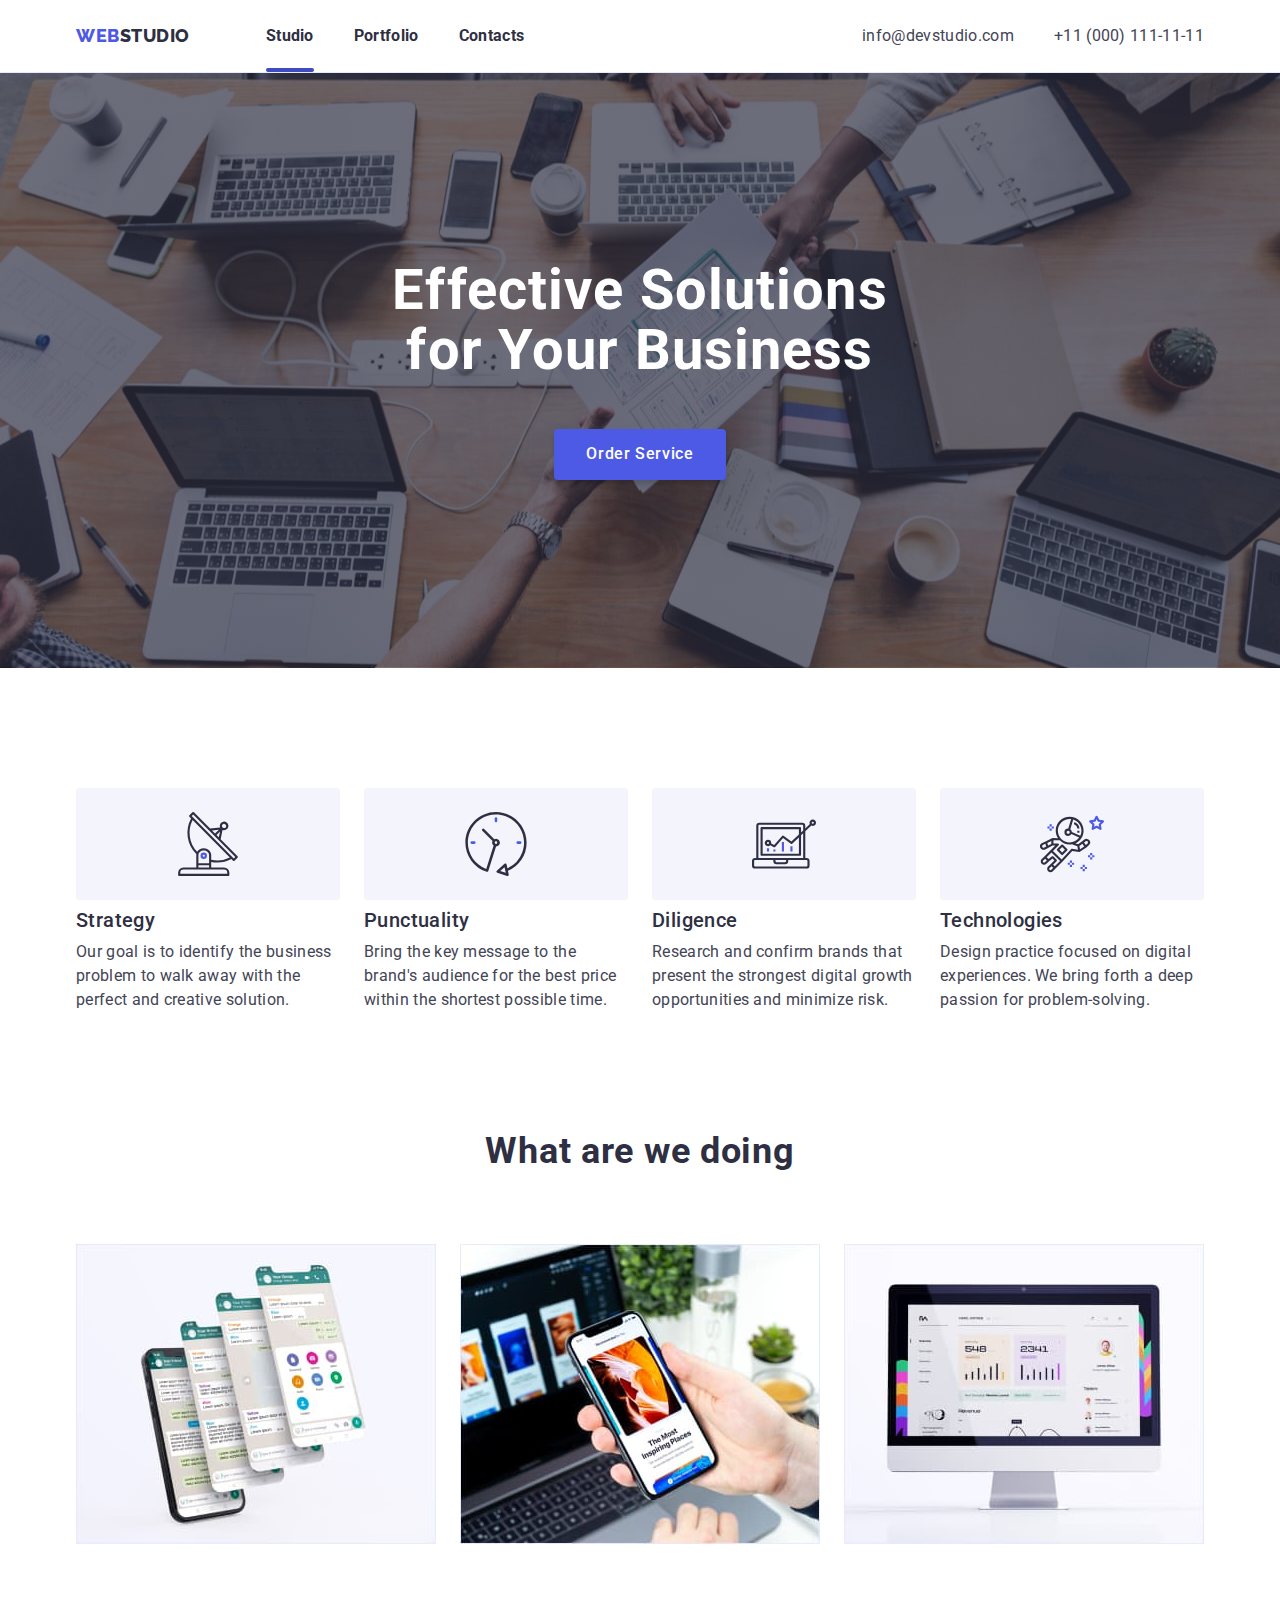
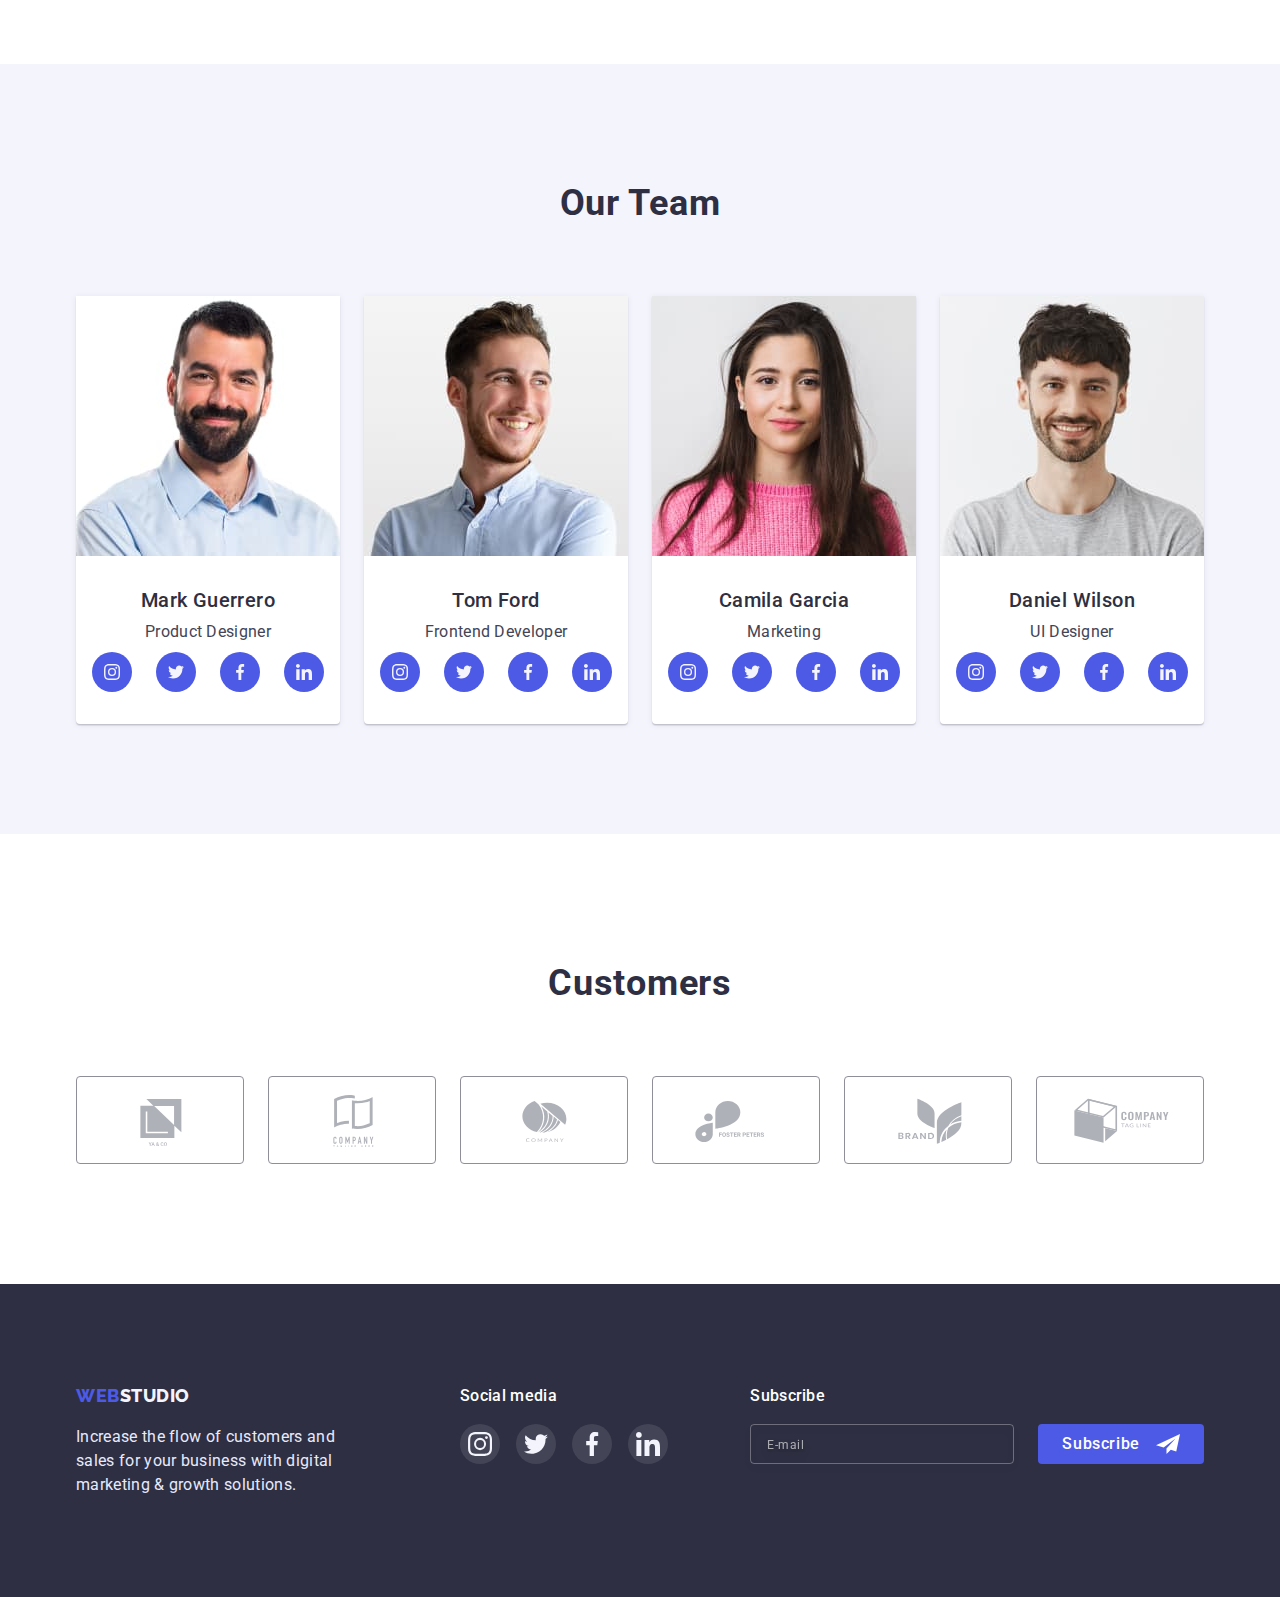
<file: index.html>
<!DOCTYPE html>
<html lang="en">
    <head>
        <meta charset="UTF-8">
        <meta http-equiv="X-UA-Compatible" content="IE=edge">
        <meta name="viewport" content="width=device-width, initial-scale=1.0">
        <link rel="stylesheet" href="css/normalize.css">        
        <link rel="preconnect" href="https://fonts.gstatic.com" crossorigin>
        <link href="https://fonts.googleapis.com/css2?family=Raleway:wght@800&family=Roboto:wght@400;500;700;900&display=swap" rel="stylesheet">    
        <link rel="stylesheet" href="./css/styles.css">
        <title>Document</title>
    </head>
<body>
    <header class="header">
        <div class="container header-container">
            <nav class="header-nav">
            <a href="./index.html" class="logo items"><span class="logo-web">WEB</span>STUDIO</a>
            <ul class="header-nav-list list">
            <li><a href="./index.html" class="heder-nav-item items active">Studio</a>
            </li>
            <li><a href="./portfolio.html" class="heder-nav-item items">Portfolio</a>
            </li>
            <li><a href="" class="heder-nav-item items">Contacts</a>
            </li>
            </ul>
        </nav>
        
        <ul class="contacts list">
            <li><a href="mailto:info@devstudio.com" class="contacts-item items">info@devstudio.com</a></li>
            <li><a href="tel:+11(000)111-11-11" class="contacts-item items">+11 (000) 111-11-11</a></li>
        </ul>
        </div>
    </header>
    <main>
    <!--hero-->
    <section class="hero">
        <div class="container">        
            <h1 class="hero-title">Effective Solutions for Your Business</h1>
            <button type="button" class="hero-button" data-modal-open>Order Service</button>
    </div>
    </section>
    <!--about us-->
    <section class="about-us">
        <div class="container">        
            <h2 class="visually-hidden">aboute us</h2>
            <ul class="section-list list aboute-us-list">
                <li class="aboute-us-item icon-antenna">
                    <h3 class="section-second-title">Strategy</h3>
                    <p class="section-text">Our goal is to identify the business
                        problem to walk away with the perfect and creative solution. </p>
                </li>
                <li class="aboute-us-item icon-clock">
                    <h3 class="section-second-title">Punctuality</h3>
                    <p class="section-text">Bring the key message to the brand's audience for the best price within the shortest possible time.</p>
                </li>
                <li class="aboute-us-item icon-diagram">
                    <h3 class="section-second-title">Diligence</h3>
                    <p class="section-text">Research and confirm brands that present the strongest digital growth opportunities and minimize risk.</p>
                </li>
                <li class="aboute-us-item icon-astronaut">
                    <h3 class="section-second-title">Technologies</h3>
                    <p class="section-text">Design practice focused on digital experiences. We bring forth a deep passion for problem-solving.</p>
                </li>
            </ul>
    </div>
    </section>
    <!--what are we doing-->
    <section class="section-doing ">
        <div class="container"> 
        <h2 class="section-title">What are we doing</h2>
        <ul class="section-list list doing-list">
            <li class="doing-item">
                <img src="./images/what-are-we-doing/phon.jpg" alt="phon" width="360" height="300">
            </li>
            <li class="doing-item">
                <img src="./images/what-are-we-doing/phon-in-hand.jpg" alt="phon in hand" width="360" height="300" >
            </li>
            <li class="doing-item">
                <img src="./images/what-are-we-doing/screen.jpg" alt="screen mac" width="360" height="300">
            </li>
        </ul>
        </div>
    </section>
    <!--our teem-->
    <section class="section-teem teem">
        <div class="container"> 
        <h2 class="section-title">Our Team</h2>
        <ul class="section-list list teem-list">
            <li class="teem-item">
                <img src="./images/our-teem/mark-guerrero.jpg" alt="man" width="264" height="260">
                <div class="teem-name">                
                    <h3 class="section-second-title">Mark Guerrero</h3>
                    <p class="section-text">Product Designer</p>
                    <ul class="teem-soc-list list">
                        <li class="teem-soc-item">
                            <a href="" class="teem-soc-link items">
                                <svg class="teem-soc-icon" width="16" height="16">
                                    <use href="./images/symbol-defs.svg#icon-instagram"></use>
                                </svg>    
                            </a>
                        </li>
                        <li class="teem-soc-item">
                            <a href="" class="teem-soc-link items">
                                <svg class="teem-soc-icon" width="16" height="16">
                                    <use href="./images/symbol-defs.svg#icon-twitter"></use>
                                </svg>    
                            </a>
                        </li>
                        <li class="teem-soc-item">
                            <a href="" class="teem-soc-link items">
                                <svg class="teem-soc-icon" width="16" height="16">
                                    <use href="./images/symbol-defs.svg#icon-facebook"></use>
                                </svg>    
                            </a>
                        </li>
                        <li class="teem-soc-item">
                            <a href="" class="teem-soc-link items">
                                <svg class="teem-soc-icon" width="16" height="16">
                                    <use href="./images/symbol-defs.svg#icon-linkedin"></use>
                                </svg>    
                            </a>
                        </li>
                    </ul>
                </div>
            </li>
            <li class="teem-item">
                <img src="./images/our-teem/tom-ford.jpg" alt="man" width="264" height="260">
                <div class="teem-name">                
                    <h3 class="section-second-title">Tom Ford</h3>
                    <p class="section-text">Frontend Developer</p>
                    <ul class="teem-soc-list list">
                        <li class="teem-soc-item">
                            <a href="" class="teem-soc-link items">
                                <svg class="teem-soc-icon" width="16" height="16">
                                    <use href="./images/symbol-defs.svg#icon-instagram"></use>
                                </svg>    
                            </a>
                        </li>
                        <li class="teem-soc-item">
                            <a href="" class="teem-soc-link items">
                                <svg class="teem-soc-icon" width="16" height="16">
                                    <use href="./images/symbol-defs.svg#icon-twitter"></use>
                                </svg>    
                            </a>
                        </li>
                        <li class="teem-soc-item">
                            <a href="" class="teem-soc-link items">
                                <svg class="teem-soc-icon" width="16" height="16">
                                    <use href="./images/symbol-defs.svg#icon-facebook"></use>
                                </svg>    
                            </a>
                        </li>
                        <li class="teem-soc-item">
                            <a href="" class="teem-soc-link items">
                                <svg class="teem-soc-icon" width="16" height="16">
                                    <use href="./images/symbol-defs.svg#icon-linkedin"></use>
                                </svg>    
                            </a>
                        </li>
                    </ul>
                </div>
            </li>
            <li class="teem-item">
                <img src="./images/our-teem/camila-garcia.jpg" alt="woman" width="264" height="260">
                <div class="teem-name">                
                    <h3 class="section-second-title">Camila Garcia</h3>
                    <p class="section-text">Marketing</p>
                    <ul class="teem-soc-list list">
                        <li class="teem-soc-item">
                            <a href="" class="teem-soc-link items">
                                <svg class="teem-soc-icon" width="16" height="16">
                                    <use href="./images/symbol-defs.svg#icon-instagram"></use>
                                </svg>    
                            </a>
                        </li>
                        <li class="teem-soc-item">
                            <a href="" class="teem-soc-link items">
                                <svg class="teem-soc-icon" width="16" height="16">
                                    <use href="./images/symbol-defs.svg#icon-twitter"></use>
                                </svg>    
                            </a>
                        </li>
                        <li class="teem-soc-item">
                            <a href="" class="teem-soc-link items">
                                <svg class="teem-soc-icon" width="16" height="16">
                                    <use href="./images/symbol-defs.svg#icon-facebook"></use>
                                </svg>    
                            </a>
                        </li>
                        <li class="teem-soc-item">
                            <a href="" class="teem-soc-link items">
                                <svg class="teem-soc-icon" width="16" height="16">
                                    <use href="./images/symbol-defs.svg#icon-linkedin"></use>
                                </svg>    
                            </a>
                        </li>
                    </ul>
                </div>
            </li>
            <li class="teem-item">
                <img src="./images/our-teem/daniel-wilson.jpg" alt="man" width="264" height="260">
                <div class="teem-name">                
                    <h3 class="section-second-title">Daniel Wilson</h3>
                    <p class="section-text">UI Designer</p>
                    <ul class="teem-soc-list list">
                        <li class="teem-soc-item">
                            <a href="" class="teem-soc-link items">
                                <svg class="teem-soc-icon" width="16" height="16">
                                    <use href="./images/symbol-defs.svg#icon-instagram"></use>
                                </svg>    
                            </a>
                        </li>
                        <li class="teem-soc-item">
                            <a href="" class="teem-soc-link items">
                                <svg class="teem-soc-icon" width="16" height="16">
                                    <use href="./images/symbol-defs.svg#icon-twitter"></use>
                                </svg>    
                            </a>
                        </li>
                        <li class="teem-soc-item">
                            <a href="" class="teem-soc-link items">
                                <svg class="teem-soc-icon" width="16" height="16">
                                    <use href="./images/symbol-defs.svg#icon-facebook"></use>
                                </svg>    
                            </a>
                        </li>
                        <li class="teem-soc-item">
                            <a href="" class="teem-soc-link items">
                                <svg class="teem-soc-icon" width="16" height="16">
                                    <use href="./images/symbol-defs.svg#icon-linkedin"></use>
                                </svg>    
                            </a>
                        </li>
                    </ul>
                </div>
            </li>
        </ul>
        </div>
    </section>
    <section class="section-customers">
        <div class="container">
            <h2 class="section-title">Customers</h2>
            <ul class="customers-list list">
                <li class="costomers-item">
                    <a href="" class="costomers-link items">
                        <svg class="costomers-icon" width="104" height="56">
                            <use href="./images/symbol-defs.svg#icon-yo-co"></use>
                        </svg>
                    </a>
                </li>
                <li class="costomers-item">
                    <a href="" class="costomers-link items">
                        <svg class="costomers-icon" width="104" height="56">
                            <use href="./images/symbol-defs.svg#icon-here"></use>
                        </svg>
                    </a>
                </li>
                <li class="costomers-item">
                    <a href="" class="costomers-link items">
                        <svg class="costomers-icon" width="104" height="56">
                            <use href="./images/symbol-defs.svg#icon-company"></use>
                        </svg>
                    </a>
                </li>
                <li class="costomers-item">
                    <a href="" class="costomers-link items">
                        <svg class="costomers-icon" width="104" height="56">
                            <use href="./images/symbol-defs.svg#icon-foster"></use>
                        </svg>
                    </a>
                </li>
                <li class="costomers-item">
                    <a href="" class="costomers-link items">
                        <svg class="costomers-icon" width="104" height="56">
                            <use href="./images/symbol-defs.svg#icon-brand"></use>
                        </svg>
                    </a>
                </li>
                <li class="costomers-item">
                    <a href="" class="costomers-link items">
                        <svg class="costomers-icon" width="104" height="56">
                            <use href="./images/symbol-defs.svg#icon-teg-line"></use>
                        </svg>
                    </a>
                </li>
            </ul>
        </div>
    </section>
    </main>
    <footer class="footer">
    <div class="container footer-container">
        <div class="footer-section">
            <section>
                <a href="./index.html" class="logo items"><span class="logo-web">WEB</span>STUDIO</a>
                <p class="footer-text">Increase the flow of customers and sales for your business with digital marketing & growth solutions.</p>        
            </section>
            <section class="footer-soc">
                <h2 class="footer-soc-title">Social media</h2>
                <ul class="foopter-soc-list list">
                    <li class="footer-soc-item">
                        <a href="" class="footer-soc-link item">
                            <svg class="teem-soc-icon" width="24" height="24">
                                <use href="./images/symbol-defs.svg#icon-instagram"></use>
                            </svg>    
                        </a>
                    </li>
                    <li class="footer-soc-item">
                        <a href="" class="footer-soc-link item">
                            <svg class="teem-soc-icon" width="24" height="24">
                                <use href="./images/symbol-defs.svg#icon-twitter"></use>
                            </svg>    
                        </a>
                    </li>
                    <li class="footer-soc-item">
                        <a href="" class="footer-soc-link item">
                            <svg class="teem-soc-icon" width="24" height="24">
                                <use href="./images/symbol-defs.svg#icon-facebook"></use>
                            </svg>    
                        </a>
                    </li>
                    <li class="footer-soc-item">
                        <a href="" class="footer-soc-link item">
                            <svg class="teem-soc-icon" width="24" height="24">
                                <use href="./images/symbol-defs.svg#icon-linkedin"></use>
                            </svg>    
                        </a>
                    </li>
                </ul>
            </section>
        </div>
        <section class="footer-subscribe">
            <h2 class="footer-soc-title">Subscribe</h2>
            <form>
                <label class="footer-label">
                    <input 
                        type="email"
                        name="user-email" 
                        class="footer-email" 
                        placeholder="E-mail"
                        required
                    >
                    <button type="submit" class="subscribe-button">Subscribe
                        <svg class="frame" width="24px" height="24px">
                            <use href="./images/symbol-defs.svg#icon-frame"></use>
                        </svg>    
                    </button>
                </label> 
            </form>
        </section>
    </div>
    </footer>
    <div class="backdrop is-hidden" data-modal>
        <div class="modal">
            <button type="button" class="modal-close" data-modal-close>
                <svg class="modal-close-icon" width="8" height="8">
                    <use href="./images/symbol-defs.svg#icon-close-black"></use>
                </svg>
            </button>
            <p class="modal-title">Leave your contacts and we will call you back</p>
            <form class="modal-form">
                <label class="modal-label">
                    <span class="modal-label-name">Name</span>
                    <span class="modal-form-input-wrap">
                        <input 
                                    type="text"
                                    name="user-name"
                                    class="modal-form-input"
                                    required
                                    minlength="2"
                                    >
                                <svg class="modal-form-icon" width="18" height="18">
                                    <use href="./images/symbol-defs.svg#icon-person"></use>
                                </svg>
                    </span>
                </label>
                <label class="modal-label">
                    <span class="modal-label-name">Phone</span>
                    <span class="modal-form-input-wrap">
                        <input 
                                    type="tel"
                                    name="user-phone"
                                    class="modal-form-input"
                                    required
                                    >
                                <svg class="modal-form-icon" width="18" height="18">
                                    <use href="./images/symbol-defs.svg#icon-phone"></use>
                                </svg>
                    </span>
                </label>
                <label class="modal-label">
                    <span class="modal-label-name">Email</span>
                    <span class="modal-form-input-wrap"> 
                                <input 
                                    type="email"
                                    name="user-email"
                                    class="modal-form-input"
                                    required
                                    >
                                <svg class="modal-form-icon" width="18" height="18">
                                    <use href="./images/symbol-defs.svg#icon-email"></use>
                                </svg>
                    </span>
                </label>
                <label class="modal-label">
                    <span class="modal-label-name">Comment</span>
                    <span class="modal-form-coment-wrap">
                                <textarea 
                                name="user-coment"
                                class="modal-form-coment"
                                placeholder="Text input"
                                ></textarea>
                    </span>
                </label>
                <input 
                    type="checkbox"
                    id="privacy"
                    name="privacy"
                    value="true"
                    class="modal-form-checkbox visually-hidden"
                    >
                <label for="privacy" class="modal-checkbox-privacy">
                    <span class="modal-privacy-check">
                            <svg class="modal-icon-ckeck" width="10" height="8">
                                <use href="./images/symbol-defs.svg#icon-check"></use>
                            </svg>
                    </span>
                        I accept the terms and conditions of the <a href="">Privacy Policy</a> 
                </label>
                <div class="modal-send">
                    <button type="submit" class="modal-send-btn">Send</button>
                </div>
            </form>
        </div>
    </div>
    <script src="./js/modal.js"></script>
</body>
</html>
</file>
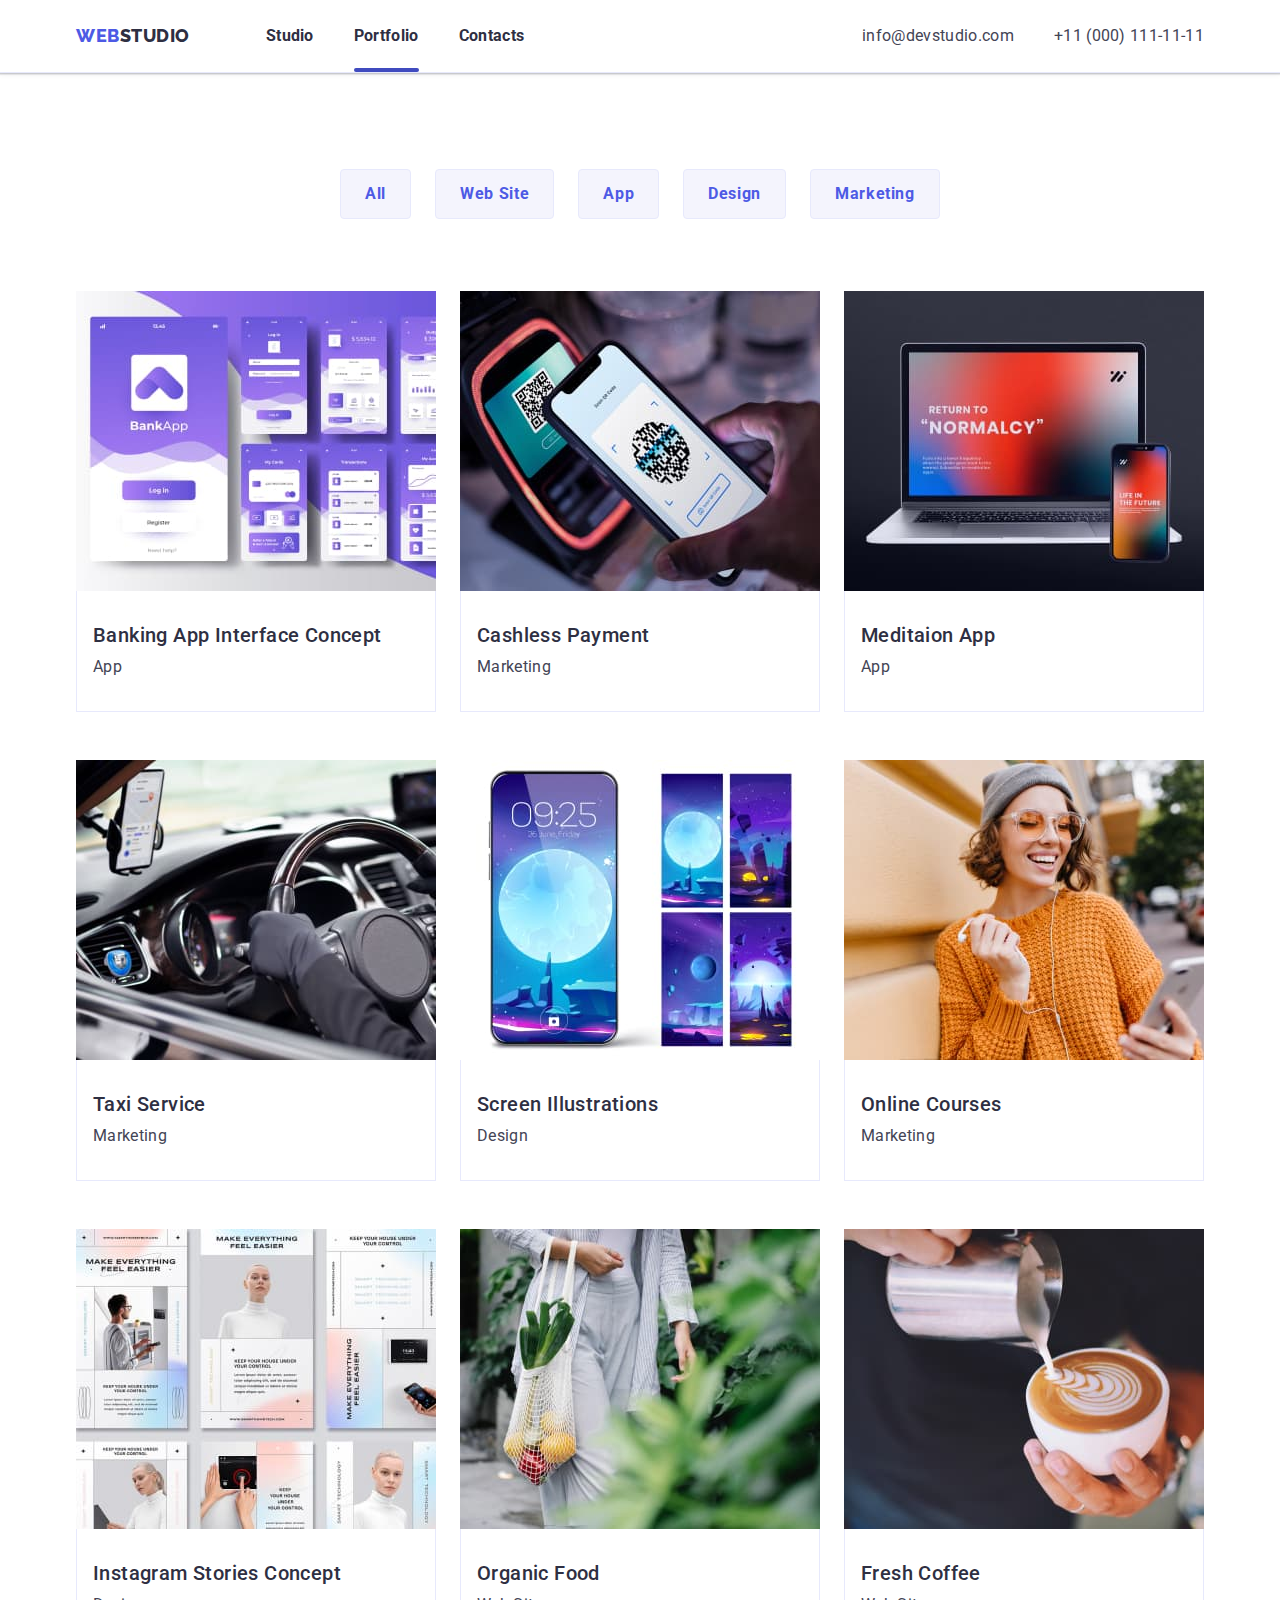
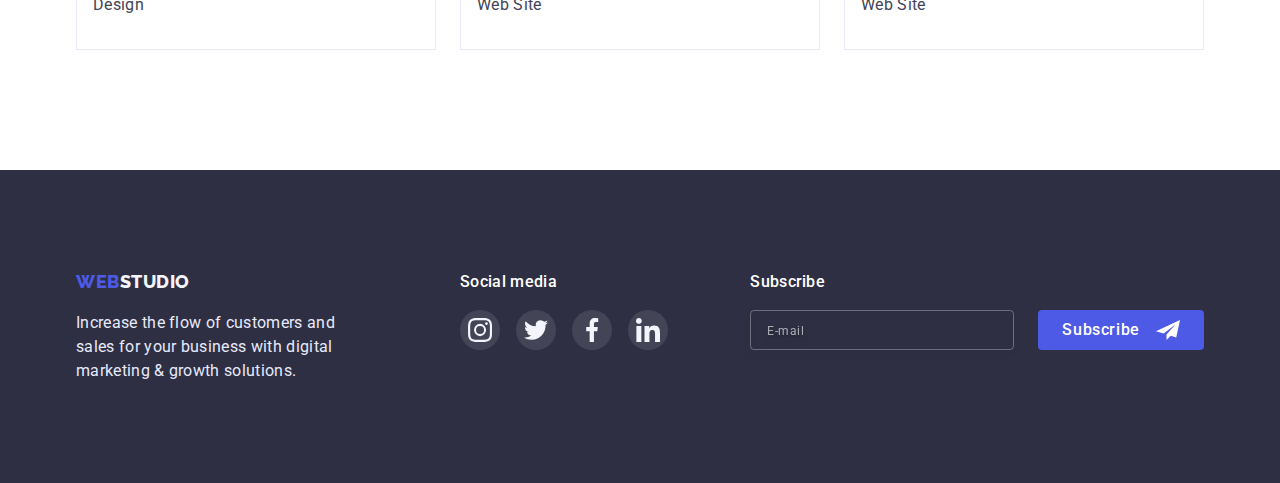
<file: portfolio.html>
<!DOCTYPE html>
<html lang="en">
    <head>
        <meta charset="UTF-8">
        <meta http-equiv="X-UA-Compatible" content="IE=edge">
        <meta name="viewport" content="width=device-width, initial-scale=1.0">
        <link rel="stylesheet" href="css/normalize.css">        
        <link rel="preconnect" href="https://fonts.gstatic.com" crossorigin>
        <link rel="stylesheet" href="https://fonts.googleapis.com/css2?family=Raleway:wght@800&family=Roboto:wght@400;500;700;900&display=swap">    
        <link rel="stylesheet" href="./css/styles.css">

        <title>Document</title>
    </head>
<body>
    <header class="header">
        <div class="container header-container">
            <nav class="header-nav">
                    <a href="./index.html" class="logo items"><span class="logo-web">WEB</span>STUDIO</a>
                    <ul class="header-nav-list list">
                        <li><a href="./index.html" class="heder-nav-item items">Studio</a>
                        </li>
                        <li><a href="./portfolio.html" class="heder-nav-item items active">Portfolio</a>
                        </li>
                        <li><a href="" class="heder-nav-item items">Contacts</a>
                        </li>
                    </ul>
                
            </nav>
        
        <ul class="contacts list">
            <li><a href="mailto:info@devstudio.com" class="contacts-item items">info@devstudio.com</a></li>
            <li><a href="tel:+11(000)111-11-11" class="contacts-item items">+11 (000) 111-11-11</a></li>
        </ul>
        </div>
       </header>
   <main>
<section class="portfolio">
    <div class="container">    
        <h1 class="visually-hidden">portfolio</h1>
        <ul class="section-list list portfolio-nav">
         <li>
             <button type="button" class="portfolio-buttons">All</button>
         </li>
         <li>
             <button type="button" class="portfolio-buttons">Web Site</button>
         </li>
         <li>
             <button type="button" class="portfolio-buttons">App</button>
         </li>
         <li>
             <button type="button" class="portfolio-buttons">Design</button>
         </li>
         <li>
             <button type="button" class="portfolio-buttons">Marketing</button>
         </li>
         </ul>
     <ul class="section-list list portfolio-examples">
         <li class="portfolio-list">
            <div class="portfolio-top-wrap">
                <img src="./images/portfolio/app/app1.jpg" alt="example app" width="360" height="300">
                <p class="portfolio-top-text">14 Stylish and User-Friendly App Design Concepts · Task Manager App · Calorie Tracker App · Exotic Fruit Ecommerce App · Cloud Storage App 
                </p>
            </div>
            <div class="portfolio-examples-name">
                <h2 class="section-second-title">Banking App Interface Concept</h2>
                <p class="section-text">App</p>
            </div>
         </li>
         <li class="portfolio-list">
            <div class="portfolio-top-wrap">
                <img src="./images/portfolio/marketing/phone-with-terminal.jpg" alt="phone with terminal" width="360" height="300">
                <p class="portfolio-top-text">14 Stylish and User-Friendly App Design Concepts · Task Manager App · Calorie Tracker App · Exotic Fruit Ecommerce App · Cloud Storage App
                </p>
            </div>
            <div class="portfolio-examples-name">             
                <h2 class="section-second-title">Cashless Payment</h2>
                <p class="section-text">Marketing</p>
            </div>
         </li>
         <li class="portfolio-list">
            <div class="portfolio-top-wrap">
                <img src="./images/portfolio/app/app2.jpg" alt="example app" width="360" height="300">
                <p class="portfolio-top-text">14 Stylish and User-Friendly App Design Concepts · Task Manager App · Calorie Tracker App · Exotic Fruit Ecommerce App · Cloud Storage App
                </p>
            </div>
            <div class="portfolio-examples-name">
                <h2 class="section-second-title">Meditaion App</h2>
                <p class="section-text">App</p>
            </div>
             
         </li>
         <li class="portfolio-list">
            <div class="portfolio-top-wrap">
                <img src="./images/portfolio/marketing/in-car.jpg" alt="in car" width="360" height="300">
                <p class="portfolio-top-text">14 Stylish and User-Friendly App Design Concepts · Task Manager App · Calorie Tracker App · Exotic Fruit Ecommerce App · Cloud Storage App
                </p>
            </div>
            <div class="portfolio-examples-name">
                <h2 class="section-second-title">Taxi Service</h2>
                <p class="section-text">Marketing</p>
            </div>
             
         </li>
         <li class="portfolio-list">
            <div class="portfolio-top-wrap">
                <img src="./images/portfolio/design/screen-illustrations.jpg" alt="screen illustrations" width="360" height="300">
                <p class="portfolio-top-text">14 Stylish and User-Friendly App Design Concepts · Task Manager App · Calorie Tracker App · Exotic Fruit Ecommerce App · Cloud Storage App
                </p>   
            </div>
            <div class="portfolio-examples-name">             
                <h2 class="section-second-title">Screen Illustrations</h2>
                <p class="section-text">Design</p>
            </div>
         </li>
         <li class="portfolio-list">
            <div class="portfolio-top-wrap">
                <img src="./images/portfolio/marketing/woman-with-phone.jpg" alt="woman with phone" width="360" height="300">
                <p class="portfolio-top-text">14 Stylish and User-Friendly App Design Concepts · Task Manager App · Calorie Tracker App · Exotic Fruit Ecommerce App · Cloud Storage App
                </p>
            </div>
            <div class="portfolio-examples-name">
                <h2 class="section-second-title">Online Courses</h2>
                <p class="section-text">Marketing</p>
            </div>
             
         </li>
         <li class="portfolio-list">
            <div class="portfolio-top-wrap">
                <img src="./images/portfolio/design/instagram-stories-concept.jpg" alt="instagram stories concept" width="360" height="300">
                <p class="portfolio-top-text">14 Stylish and User-Friendly App Design Concepts · Task Manager App · Calorie Tracker App · Exotic Fruit Ecommerce App · Cloud Storage App
                </p>
            </div>
            <div class="portfolio-examples-name">
                <h2 class="section-second-title">Instagram Stories Concept</h2>
                <p class="section-text">Design</p>
            </div>
             
         </li>
         <li class="portfolio-list">
            <div class="portfolio-top-wrap">
                <img src="./images/portfolio/web-site/woman-with-a-bag-of-vegetables.jpg" alt="woman with a bag of vegetables" width="360" height="300">
                <p class="portfolio-top-text">14 Stylish and User-Friendly App Design Concepts · Task Manager App · Calorie Tracker App · Exotic Fruit Ecommerce App · Cloud Storage App
                </p>
            </div>
            <div class="portfolio-examples-name">
                <h2 class="section-second-title">Organic Food</h2>
                <p class="section-text">Web Site</p>
            </div>
             
         </li>
         <li class="portfolio-list">
            <div class="portfolio-top-wrap">
                <img src="./images/portfolio/web-site/cap-of-coffe.jpg" alt="cap of coffe" width="360" height="300">
                <p class="portfolio-top-text">14 Stylish and User-Friendly App Design Concepts · Task Manager App · Calorie Tracker App · Exotic Fruit Ecommerce App · Cloud Storage App
                </p>   
            </div>
            <div class="portfolio-examples-name">
                <h2 class="section-second-title">Fresh Coffee</h2>
                <p class="section-text">Web Site</p>
            </div>
             
         </li>
     </ul>
     </div> 
    </section>

   </main>
   <footer class="footer">
    <div class="container footer-container">
        <div class="footer-section">
            <section>
                <a href="./index.html" class="logo items"><span class="logo-web">WEB</span>STUDIO</a>
                <p class="footer-text">Increase the flow of customers and sales for your business with digital marketing & growth solutions.</p>        
            </section>
            <section class="footer-soc">
                <h2 class="footer-soc-title">Social media</h2>
                <ul class="foopter-soc-list list">
                    <li class="footer-soc-item">
                        <a href="" class="footer-soc-link item">
                            <svg class="teem-soc-icon" width="24" height="24">
                                <use href="./images/symbol-defs.svg#icon-instagram"></use>
                            </svg>    
                        </a>
                    </li>
                    <li class="footer-soc-item">
                        <a href="" class="footer-soc-link item">
                            <svg class="teem-soc-icon" width="24" height="24">
                                <use href="./images/symbol-defs.svg#icon-twitter"></use>
                            </svg>    
                        </a>
                    </li>
                    <li class="footer-soc-item">
                        <a href="" class="footer-soc-link item">
                            <svg class="teem-soc-icon" width="24" height="24">
                                <use href="./images/symbol-defs.svg#icon-facebook"></use>
                            </svg>    
                        </a>
                    </li>
                    <li class="footer-soc-item">
                        <a href="" class="footer-soc-link item">
                            <svg class="teem-soc-icon" width="24" height="24">
                                <use href="./images/symbol-defs.svg#icon-linkedin"></use>
                            </svg>    
                        </a>
                    </li>
                </ul>
            </section>
        </div>
        <section class="footer-subscribe">
            <h2 class="footer-soc-title">Subscribe</h2>
            <form>
                <label class="footer-label">
                    <input 
                        type="email"
                        name="user-email" 
                        class="footer-email" 
                        placeholder="E-mail"
                        required
                    >
                    <button type="submit" class="subscribe-button">Subscribe
                        <svg class="frame" width="24px" height="24px">
                            <use href="./images/symbol-defs.svg#icon-frame"></use>
                        </svg>    
                    </button>
                </label> 
            </form>
        </section>
    </div>
    </footer>
</body>
</html>
</file>
<file: css/styles.css>
:root{
    --primary-title-color:#2E2F42;
    --primary-text-color: #434455;
    --second-text-color: #FFFFFF;
    --primary-button-color: #4D5AE5;
    --tra: 250ms cubic-bezier(0.4, 0, 0.2, 1)
}
body {
   font-family: 'Roboto';
}
p, h1, h2, h3, h4 {
    margin: 0;
}
ul{
    margin: 0;
    padding-left: 0;
}
img {
    display: block;
    max-width: 100%;
    height: auto;
}
.container {
    width: 1158px;
    padding-left: 15px;
    padding-right: 15px;
    margin: 0 auto;
    
}
.list{
    list-style: none;
}
.items{
    text-decoration: none;
}
/*header*/
.header {
    box-sizing: border-box;
    background: #FFFFFF;
    box-shadow: 0px 2px 1px rgba(46, 47, 66, 0.08), 0px 1px 1px rgba(46, 47, 66, 0.16), 0px 1px 6px rgba(46, 47, 66, 0.08);
    border-bottom: 1px solid #E7E9FC;
    padding-top: 24px;
    padding-bottom: 24px;
    
    
}
/* header nav */
.header-nav {
    display: flex;
    align-items: center;
}
.header-container {
    display: flex;
    align-items: center;
}
/* nav-logo */
.logo {
    font-family: 'Raleway', sant-serif;
    font-weight: 800;
    font-size: 18px;
    line-height: 1.33;
    letter-spacing: 0.03em;
    color: var(--primary-title-color);

    margin-right: 76px;
}
.logo-web {
    color: var(--primary-button-color);
}
/* nav-list */
.header-nav-list{
    display: flex;
    gap: 40px;
}
.heder-nav-item {
    position: relative;
    font-family: inherit;
    font-weight: 700;
    font-size: 16px;
    line-height: 1.5;
    letter-spacing: 0.02em;
    color: var(--primary-title-color);
    transition: color var(--tra);

    display: block;
}
.heder-nav-item.active::after{
    content: "";
    position: absolute;
    width: 100%;
    height: 4px;
    border-radius: 2px;
    left: 0;
    bottom: -24px;
    background-color: #404BBF;
}
.heder-nav-item:hover,
.heder-nav-item:focus {
    color: #404BBF;
}
/* contacts */
.contacts {
    display: flex;
    margin-left: auto;
    gap: 40px;
}
.contacts-item {
    font-family: inherit;
    font-weight: 400;
    font-size: 16px;
    line-height: 1.5;
    letter-spacing: 0.02em;
    color: var(--primary-text-color);
}
/*main*/
.visually-hidden {
  position: absolute;
  width: 1px;
  height: 1px;
  margin: -1px;
  border: 0;
  padding: 0;
  
  white-space: nowrap;
  clip-path: inset(100%);
  clip: rect(0 0 0 0);
  overflow: hidden;
}
.section-title {
    font-size: 36px;
    line-height: 1.11;
    letter-spacing: 0.02em;
    color: var(--primary-title-color);
    margin-bottom: 72px;
    text-align: center;
}
.section-second-title {
    font-weight: 500;
    font-size: 20px;
    line-height: 1.2;
    letter-spacing: 0.02em;
    color: var(--primary-title-color);
}
.section-text {
    font-size: 16px;
    line-height: 1.5;
    letter-spacing: 0.02em;
    color: var(--primary-text-color);
    

    margin-top: 8px;
}
/* hero */
.hero {
    background: #2E2F42;
    background-image:linear-gradient(
         rgba(46, 47, 66, 0.7),
         rgba(46, 47, 66, 0.7)), 
        url(../images/hero-bg.jpg);
    background-repeat: no-repeat;
    background-position: center;
    
    padding-top: 188px;
    padding-bottom: 188px;
}
.hero-title{
    font-size: 56px;
    line-height: 1.07;
    text-align: center;
    letter-spacing: 0.02em;
    color: var(--second-text-color);
    
    margin-bottom: 48px;
    margin-top: 0;
    margin-left: auto;
    margin-right: auto;
    width: 500px;
    
}

.hero-button {
    background:  #4D5AE5;
    box-shadow: 0px 4px 4px rgba(0, 0, 0, 0.15);
    border: inherit;
    border-radius: 4px;
    font-family: inherit;
    font-weight: 500;
    font-size: 16px;
    line-height: 1.18;
    display: flex;
    align-items: center;
    letter-spacing: 0.04em;
    color:var(--second-text-color);
    cursor: pointer;
    transition: background-color var(--tra);
}
.hero-button:hover,
.hero-button:focus{
    background-color: #404BBF;
}
.hero-button{
    display: block;
    margin: 0 auto;
    padding: 16px 32px;

}
.section-doing {
    padding-top: 120px;
    padding-bottom: 120px;
    
}
/* aboute us */
.about-us {
    padding-top: 120px;
    
}
.aboute-us-item {
    max-width: calc((100% - 72px) / 4);
}
.aboute-us-item::before {
    content: "";
    display: block;
    height: 112px;
    background: #F4F4FD;
    border-radius: 4px;
    margin-bottom: 8px;
    background-size: 64px;
    background-repeat: no-repeat;
    background-position: center;
}
.icon-antenna::before {
    background-image: url(../images/about-us/antenna.svg);
}
.icon-clock::before {
    background-image: url(../images/about-us/clock.svg);
}
.icon-diagram::before {
    background-image: url(../images/about-us/diagram.svg);
}
.icon-astronaut::before {
    background-image: url(../images/about-us/astronaut.svg);
}
.aboute-us-list {
    display: flex;
    gap: 24px;
}
    
/* what are we doing */
.doing-list {
    display: flex;
    gap: 24px;
}
.doing-item {
    max-width: calc((100% - 48px) / 3);
}
/* our teem */
.section-teem {
    padding-top: 120px;
    padding-bottom: 110px;
}
.teem-list {
    display: flex;
    gap: 24px;
    justify-content: center;
    
}
.teem-item {
    max-width: calc((100% - 72px) / 4);
    background: #FFFFFF;
    box-shadow: 0px 1px 6px rgba(46, 47, 66, 0.08), 0px 1px 1px rgba(46, 47, 66, 0.16), 0px 2px 1px rgba(46, 47, 66, 0.08);
    border-radius: 0px 0px 4px 4px;
    
    padding-bottom: 32px;
    

}
.teem {
    background: #F4F4FD;
}
.teem-name {
    padding-top: 32px;
    text-align: center;
}
.teem-soc-list {
    display: flex;
    margin-top: 8px;
    gap: 24px;
    justify-content: center;
}
.teem-soc-item {
    width: 40px;
    height: 40px;
}
.teem-soc-link {
    width: 100%;
    height: 100%;
    background-color: var(--primary-button-color);
    border-radius: 50%;
    display: flex;
    align-items: center;
    justify-content: center;
    transition: background-color var(--tra);
}
.teem-soc-link:hover,
.teem-soc-link:focus {
    background-color: #404BBF;
}
/* customers */
.section-customers {
    padding-top: 130px;
    padding-bottom: 120px;
}
.customers-list {
    display: flex;
    margin-top: 72px;
    gap: 24px;
    justify-content: center;
}
.costomers-item {
    width: 168px;
    height: 88px;
    /* max-width: calc((100% - 120px) / 6); */

}
.costomers-link:hover,
.costomers-link:focus {
    border: 1px solid #404BBF;
    border-radius: 4px;
}
.costomers-link:hover .costomers-icon,
.costomers-link:focus .costomers-icon {
    fill:#404BBF;
}
.costomers-link {
    width: 100%;
    height: 100%;
    border: 1px solid #8E8F99;
    border-radius: 4px;
    display: flex;
    align-items: center;
    justify-content: center;
    transition: border var(--tra);
}
.costomers-icon {
    fill: #AFB1B8;
    transition: fill var(--tra);
}

/* portfolio main*/
.portfolio {
    padding-top: 96px;
    padding-bottom: 120px;
}
.portfolio-nav{
    display: flex;
    gap: 24px;
    justify-content: center;
    margin-bottom: 72px;
}

.portfolio-buttons:hover,
.portfolio-buttons:focus {
    background-color:  #4D5AE5;
    box-shadow: 0px 3px 1px rgba(0, 0, 0, 0.1), 0px 2px 1px rgba(0, 0, 0, 0.08), 0px 2px 2px rgba(0, 0, 0, 0.12);
    color: var(--second-text-color);}
.portfolio-buttons {
    background: #F4F4FD;
    border: 1px solid #E7E9FC;
    border-radius: 4px;
    font-family: inherit;
    font-weight: 700;
    font-size: 16px;
    line-height: 1.5;
    letter-spacing: 0.04em;
    cursor: pointer;
    color: var(--primary-button-color);

    padding: 12px 24px;
    transition: background-color var(--tra), box-shadow var(--tra), color var(--tra);
}
.portfolio-list {
    max-width: calc((100% - 48px) / 3);
    transition: box-shadow var(--tra);
}
.portfolio-list:hover {
    box-shadow: 0px 1px 6px rgba(46, 47, 66, 0.08), 0px 1px 1px rgba(46, 47, 66, 0.16), 0px 2px 1px rgba(46, 47, 66, 0.08);
}
.portfolio-examples {
    display: flex;
    flex-wrap: wrap;
    column-gap: 24px;
    row-gap: 48px;
    justify-content: center;
    
}
.portfolio-examples-name {
    background: #FFFFFF;
    border-bottom: 1px solid #E7E9FC;
    border-left: 1px solid #E7E9FC;
    border-right: 1px solid #E7E9FC;  

    padding: 32px 16px;
}
.portfolio-examples-name h2 {
    margin: 0;
}
.portfolio-top-text {
    box-sizing: border-box;
    position: absolute;
    top: 0;
    padding: 40px 32px;
    font-size: 16px;
    line-height: 1.5;
    letter-spacing: 0.02em;
    height: 100%;
    color: #F4F4FD;
    transform: translateY(100%);
    background-color: #4D5AE5;
    transition: transform var(--tra);
    overflow: auto;
}
.portfolio-top-wrap {
    position: relative;
    overflow: hidden;
}
.portfolio-list:hover .portfolio-top-text {
    transform: translateY(0);
}
/*footer*/
.footer {
    background: var(--primary-title-color);
    font-size: 16px;
    line-height: 1.5;
    letter-spacing: 0.02em;
    color: #E7E9FC;
    padding-top: 100px;
    padding-bottom: 100px;
    
}
.footer-container {
    display: flex;
    justify-content: space-between;
}
.footer-section{
    display: flex;
    gap: 120px;
    
}
.footer .logo{
    color: #F4F4FD;
    margin: 0;
}
.footer-text {
    margin-top: 16px;
    max-width: 264px;
}
.footer-soc-title {
    font-weight: 500;
    font-size: 16px;
    line-height: 1.5;
    letter-spacing: 0.02em;
    color: #FFFFFF;

    margin-bottom: 16px;
}
.foopter-soc-list {
    display: flex;
    gap: 16px;
    justify-content: center;
}
.footer-soc-item {
    width: 40px;
    height: 40px;
}
.footer-soc-link {    
    width: 100%;
    height: 100%;
    background: rgba(255, 255, 255, 0.1);
    border-radius: 50%;
    display: flex;
    align-items: center;
    justify-content: center;
    transition: background-color var(--tra);
}
.footer-soc-link:hover,
.footer-soc-link:focus {
    background-color: #31D0AA;
}
/* footer-subscribe */
.footer-label {
    display: flex;
    gap: 24px;
}
.footer-email {
    box-sizing: border-box;
    height: 40px;
    width: 264px;
    background-color: transparent;
    color: #FFFFFF;
    
    border: 1px solid rgba(255, 255, 255, 0.3);
    filter: drop-shadow(0px 4px 4px rgba(0, 0, 0, 0.15));
    border-radius: 4px;
    padding-left: 16px;
    outline: none;
}
.footer-email::placeholder {
    font-weight: 400;
    font-size: 12px;
    line-height: 2;
    display: flex;
    align-items: center;
    letter-spacing: 0.04em;
    color: rgba(255, 255, 255, 0.6);
    text-shadow: 0px 4px 4px rgba(0, 0, 0, 0.25);
}
.subscribe-button {
    font-weight: 500;
    font-size: 16px;
    line-height: 1.5;
    align-items: center;
    text-align: center;
    letter-spacing: 0.04em;
    display: flex;
    color: #FFFFFF;

    justify-content: center;
    align-items: center;

    background-color: var(--primary-button-color);
    border-radius: 4px;
    border: inherit;
    cursor: pointer;

    padding: 8px 24px;
    gap: 16px;
    
    transition: background-color var(--tra);
}
.frame {
    fill: #FFFFFF;
}
.subscribe-button:hover,
.subscribe-button:focus {
    background-color: #404BBF;

}
/* Modal */
.backdrop {
    position: fixed;
    top: 0;
    width: 100%;
    height: 100%;
    background-color: rgba(46, 47, 66, 0.4);
    transition: opacity var(--tra), visibility var(--tra);
}
.modal {
    box-sizing: border-box;
    position: absolute;

    padding-top: 72px;
    padding-left: 24px;
    padding-right: 24px;
    padding-bottom: 24px;

    top: 50%;
    left: 50%;
    background-color: #FCFCFC;
    width: 408px;
    
    box-shadow: 0px 1px 1px rgba(0, 0, 0, 0.14), 0px 1px 3px rgba(0, 0, 0, 0.12), 0px 2px 1px rgba(0, 0, 0, 0.2);
    border-radius: 4px;
    
    transform: translate(-50%, -50%) scale(1) rotate(0);
    transition: transform var(--tra);

}
.backdrop.is-hidden .modal {
    transform: translate(-50%, -50%) scale(0) rotate(360deg);
}
.modal-close {
    position: absolute;
    right: 24px;
    top: 24px;
    width: 24px;
    height: 24px;

    background-color: #E7E9FC;
    border: 1px solid rgba(0, 0, 0, 0.1);
    border-radius: 50%;
    align-items: center;
    justify-content: center;
    display: flex;

    transition: background-color var(--tra), fill var(--tra);
}
.modal-close:hover,
.modal-close:focus {
    background-color: #404BBF;
    fill: #FFFFFF;

}
.is-hidden {
    opacity: 0;
    visibility: hidden;
    pointer-events: none;
}
.modal-title {
    font-weight: 500;
    font-size: 16px;
    line-height: 1.5;
    text-align: center;
    letter-spacing: 0.02em;
    color: #2E2F42;

    margin-bottom: 14px;
}
.modal-form {
    display: flex;
    flex-direction: column;
}
.modal-label {

}
.modal-label-name {
    display: block;
    font-size: 12px;
    line-height: 1.33;
    letter-spacing: 0.04em;
    color: #8E8F99;
    margin-bottom: 4px;
}
.modal-form-input-wrap {
    position: relative;
    display: flex;
    margin-bottom: 8px;
}
.modal-form-input {
    width: 100%;
    height: 40px;

    border: 1px solid rgba(33, 33, 33, 0.2);;
    border-radius: 4px; 
    padding-left: 38px;

    transition: border var(--tra);
}
.modal-form-icon {
    position: absolute;
    left: 19px;
    top: 50%;
    transform: translateY(-50%);
    fill: #2E2F42;
    
    transition: fill var(--tra);
}
.modal-form-input:focus {
    border: 1px solid #4D5AE5;
    outline: none;
}
.modal-form-input:focus + .modal-form-icon {
    fill: var(--primary-button-color);
}
.modal-form-coment::placeholder {
    font-weight: 400;
    font-size: 12px;
    line-height: 1.33;
    letter-spacing: 0.04em;
    color: rgba(117, 117, 117, 0.5);
}
.modal-form-coment-wrap {
    display: flex;
    margin-bottom: 16px;
}
.modal-form-coment {
    /* box-sizing: border-box;  */
    resize: none;
    width: 100%;
    height: 120px;
    padding: 8px 16px;
    border: 1px solid rgba(33, 33, 33, 0.2);
    border-radius: 4px;
    transition: border-color var(--tra);
}
.modal-form-coment:focus {
    border-color: var(--primary-button-color);
    outline: none;
}
.modal-checkbox-privacy {
    font-size: 12px;
    line-height: 1.33;
    letter-spacing: 0.04em;
    color: #757575; 
    display: flex;
    align-items: center;
    margin-bottom: 24px;
    /* justify-content: center; */
}
.modal-privacy-check {
    width: 16px;
    height: 16px;
    border: 1.25px solid #2E2F42;
    border-radius: 2px;
    margin-right: 8px;
    display: flex;
    align-items: center;
    justify-content: center;
    fill: transparent;
}
.modal-form-checkbox:checked + .modal-checkbox-privacy span {
    background-color: var(--primary-button-color);
    border: 1.25px solid var(--primary-button-color);
    border-radius: 2px;
    fill: #F4F4FD;
}
.modal-checkbox-privacy a {
    margin-left: 4px;
    color: var(--primary-button-color);
}
.modal-send {
    display: flex;
    justify-content: center;
    align-items: center;
}
.modal-send-btn {
    display: flex;
    width: 169px;
    padding: 16px;

    font-family: inherit;
    font-weight: 500;
    font-size: 16px;
    line-height: 1.5;
    text-align: center;
    justify-content: center;
    letter-spacing: 0.04em;
    color: #FFFFFF;
    cursor: pointer;

    background-color: var(--primary-button-color);
    box-shadow: 0px 4px 4px rgba(0, 0, 0, 0.15);
    border-radius: 4px;
    border: inherit;

    transition: background-color var(--tra);

}
.modal-send-btn:hover,
.modal-send-btn:focus {
    background-color: #404BBF;
}
</file>
